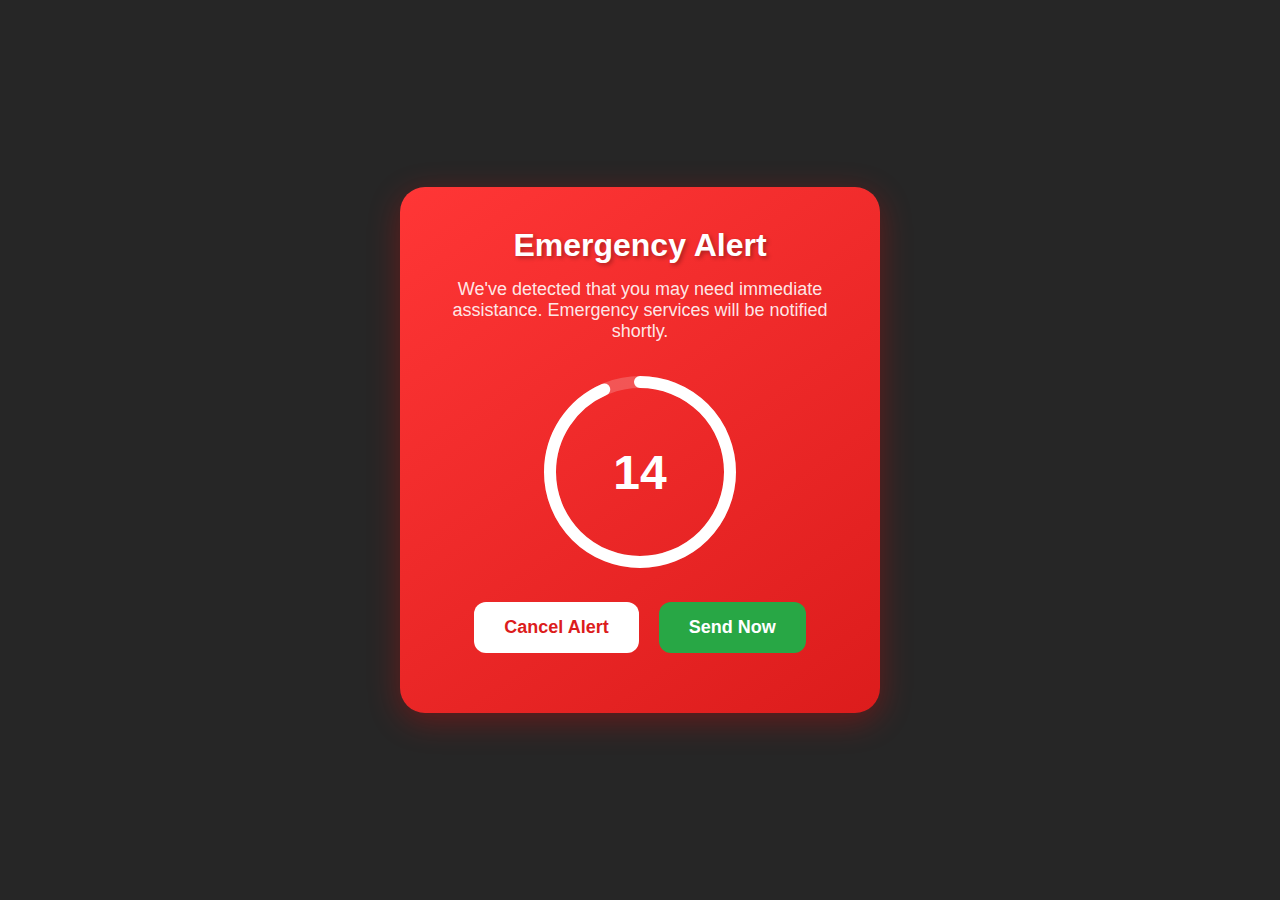
<file: templates/alert.html>
<!DOCTYPE html>
<html lang="en">
<head>
    <meta charset="UTF-8">
    <meta name="viewport" content="width=device-width, initial-scale=1.0">
    <title>Emergency Alert</title>
    <style>
        body {
            display: flex;
            justify-content: center;
            align-items: center;
            height: 100vh;
            margin: 0;
            background-color: rgba(0, 0, 0, 0.85);
            font-family: 'Arial', sans-serif;
            color: #fff;
        }

        .alert-container {
            background: linear-gradient(145deg, #ff3636, #dc1c1c);
            border-radius: 25px;
            box-shadow: 0 8px 32px rgba(255, 0, 0, 0.3);
            padding: 40px;
            width: 400px;
            text-align: center;
            animation: pulse 2s infinite;
        }

        @keyframes pulse {
            0% { transform: scale(1); }
            50% { transform: scale(1.02); }
            100% { transform: scale(1); }
        }

        .alert-header {
            margin-bottom: 25px;
        }

        .alert-title {
            font-size: 32px;
            font-weight: bold;
            margin: 0;
            color: #fff;
            text-shadow: 2px 2px 4px rgba(0, 0, 0, 0.3);
        }

        .alert-description {
            font-size: 18px;
            margin: 15px 0;
            color: rgba(255, 255, 255, 0.9);
        }

        .timer-container {
            position: relative;
            width: 200px;
            height: 200px;
            margin: 30px auto;
        }

        .timer-ring {
            transform: rotate(-90deg);
            transform-origin: center;
        }

        .timer-background {
            fill: none;
            stroke: rgba(255, 255, 255, 0.2);
            stroke-width: 12;
        }

        .timer-progress {
            fill: none;
            stroke: #fff;
            stroke-width: 12;
            stroke-linecap: round;
            transition: stroke-dashoffset 1s linear;
        }

        .timer-text {
            position: absolute;
            top: 50%;
            left: 50%;
            transform: translate(-50%, -50%);
            font-size: 48px;
            font-weight: bold;
            color: #fff;
        }

        .button-container {
            display: flex;
            gap: 20px;
            justify-content: center;
            margin-top: 30px;
        }

        .button {
            padding: 15px 30px;
            border: none;
            border-radius: 12px;
            font-size: 18px;
            font-weight: bold;
            cursor: pointer;
            transition: transform 0.2s, background-color 0.2s;
        }

        .button:hover {
            transform: translateY(-2px);
        }

        .cancel-button {
            background-color: #fff;
            color: #dc1c1c;
        }

        .send-button {
            background-color: #28a745;
            color: #fff;
        }

        .alert-status {
            margin-top: 20px;
            font-size: 16px;
            opacity: 0;
            transition: opacity 0.3s;
        }

        .alert-status.visible {
            opacity: 1;
        }
    </style>
</head>
<body>
    <div class="alert-container">
        <div class="alert-header">
            <h1 class="alert-title">Emergency Alert</h1>
            <p class="alert-description">We've detected that you may need immediate assistance. Emergency services will be notified shortly.</p>
        </div>

        <div class="timer-container">
            <svg class="timer-ring" width="200" height="200">
                <circle class="timer-background" cx="100" cy="100" r="90"/>
                <circle id="progressRing" class="timer-progress" cx="100" cy="100" r="90"/>
            </svg>
            <div class="timer-text" id="timer">15</div>
        </div>

        <div class="button-container">
            <button class="button cancel-button" onclick="cancelAlert()">Cancel Alert</button>
            <button class="button send-button" onclick="sendAlertNow()">Send Now</button>
        </div>

        <div id="alertStatus" class="alert-status"></div>
    </div>

    <script>
        let countdown = 15;
        const timerElement = document.getElementById('timer');
        const progressRing = document.getElementById('progressRing');
        const alertStatus = document.getElementById('alertStatus');
        let countdownInterval;
        let alertCanceled = false;

        // Calculate circle properties
        const radius = progressRing.r.baseVal.value;
        const circumference = 2 * Math.PI * radius;
        progressRing.style.strokeDasharray = circumference;
        progressRing.style.strokeDashoffset = 0;

        function updateTimer() {
            if (countdown > 0 && !alertCanceled) {
                countdown--;
                timerElement.textContent = countdown;
                
                // Update progress ring
                const progress = countdown / 15;
                const offset = circumference * (1 - progress);
                progressRing.style.strokeDashoffset = offset;

                if (countdown === 0) {
                    sendAlert();
                }
            }
        }

        function startCountdown() {
            countdownInterval = setInterval(updateTimer, 1000);
            updateTimer();
        }

        function showStatus(message, isError = false) {
            alertStatus.textContent = message;
            alertStatus.style.color = isError ? '#ff4444' : '#4caf50';
            alertStatus.classList.add('visible');
        }

        function cancelAlert() {
            alertCanceled = true;
            clearInterval(countdownInterval);
            
            fetch('/cancel_alert', { 
                method: 'POST',
                headers: {
                    'Content-Type': 'application/json'
                }
            })
            .then(response => response.json())
            .then(data => {
                showStatus('Alert cancelled. Returning to chat...');
                setTimeout(() => {
                    window.location.href = '/';
                }, 2000);
            })
            .catch(error => {
                showStatus('Error cancelling alert. Please try again.', true);
                console.error('Error:', error);
            });
        }

        function sendAlert() {
            if (!alertCanceled) {
                fetch('/confirm_alert', {
                    method: 'POST',
                    headers: {
                        'Content-Type': 'application/json'
                    }
                })
                .then(response => response.json())
                .then(data => {
                    showStatus('Emergency services have been notified.');
                    setTimeout(() => {
                        window.location.href = '/';
                    }, 3000);
                })
                .catch(error => {
                    showStatus('Error sending alert. Please try again.', true);
                    console.error('Error:', error);
                });
            }
        }

        function sendAlertNow() {
            clearInterval(countdownInterval);
            sendAlert();
        }

        // Start the countdown when page loads
        startCountdown();
    </script>
</body>
</html>
</file>
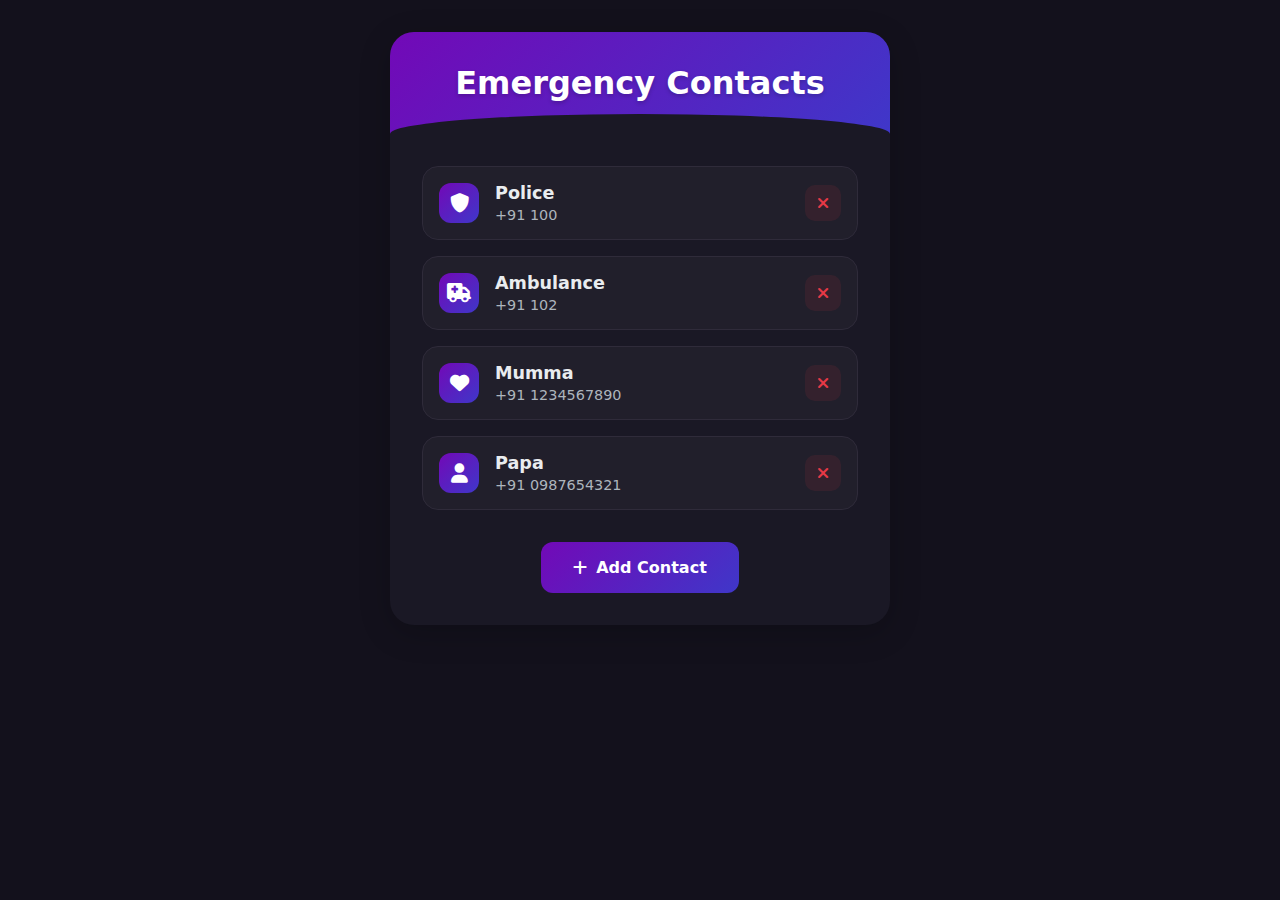
<file: templates/emergency.html>
<!DOCTYPE html>
<html lang="en">
<head>
    <meta charset="UTF-8">
    <meta name="viewport" content="width=device-width, initial-scale=1.0">
    <title>Emergency Contacts</title>
    <link href="https://cdnjs.cloudflare.com/ajax/libs/font-awesome/6.0.0/css/all.min.css" rel="stylesheet">
    <style>
        :root {
            --primary: #7209b7;
            --secondary: #3f37c9;
            --danger: #e63946;
            --success: #2ec4b6;
            --background: #13111C;
            --card-bg: #1a1825;
            --text: #e9ecef;
            --text-secondary: #adb5bd;
            --border: #2f2b3a;
        }

        * {
            margin: 0;
            padding: 0;
            box-sizing: border-box;
            font-family: 'Segoe UI', system-ui, -apple-system, sans-serif;
        }

        body {
            background: var(--background);
            color: var(--text);
            min-height: 100vh;
            display: flex;
            justify-content: center;
            align-items: flex-start;
            padding: 2rem 1rem;
        }

        .container {
            width: 100%;
            max-width: 500px;
            background: var(--card-bg);
            border-radius: 24px;
            box-shadow: 0 8px 32px rgba(0, 0, 0, 0.2);
            overflow: hidden;
        }

        .header {
            background: linear-gradient(135deg, var(--primary), var(--secondary));
            padding: 2rem;
            text-align: center;
            position: relative;
        }

        .header h1 {
            font-size: 2rem;
            font-weight: 700;
            margin: 0;
            color: white;
            text-shadow: 0 2px 4px rgba(0, 0, 0, 0.2);
        }

        .header::after {
            content: '';
            position: absolute;
            bottom: -20px;
            left: 0;
            right: 0;
            height: 40px;
            background: var(--card-bg);
            border-radius: 50% 50% 0 0;
        }

        .contacts-wrapper {
            padding: 2rem;
        }

        .contact {
            background: rgba(255, 255, 255, 0.03);
            border-radius: 16px;
            padding: 1rem;
            margin-bottom: 1rem;
            display: flex;
            justify-content: space-between;
            align-items: center;
            transition: all 0.3s ease;
            border: 1px solid var(--border);
        }

        .contact:hover {
            transform: translateY(-2px);
            background: rgba(255, 255, 255, 0.05);
            border-color: var(--primary);
        }

        .contact-info {
            display: flex;
            align-items: center;
            gap: 1rem;
        }

        .contact-icon {
            width: 40px;
            height: 40px;
            background: linear-gradient(135deg, var(--primary), var(--secondary));
            border-radius: 12px;
            display: flex;
            align-items: center;
            justify-content: center;
            font-size: 1.2rem;
            color: white;
        }

        .contact-details {
            display: flex;
            flex-direction: column;
            gap: 0.25rem;
        }

        .contact-name {
            font-weight: 600;
            font-size: 1.1rem;
        }

        .emergency-number {
            color: var(--text-secondary);
            font-size: 0.9rem;
        }

        .delete-button {
            width: 36px;
            height: 36px;
            border-radius: 10px;
            background: rgba(230, 57, 70, 0.1);
            color: var(--danger);
            display: flex;
            align-items: center;
            justify-content: center;
            cursor: pointer;
            transition: all 0.3s ease;
        }

        .delete-button:hover {
            background: rgba(230, 57, 70, 0.2);
            transform: rotate(90deg);
        }

        .add-contact {
            margin-top: 2rem;
            text-align: center;
        }

        .add-button {
            background: linear-gradient(135deg, var(--primary), var(--secondary));
            color: white;
            border: none;
            padding: 1rem 2rem;
            border-radius: 12px;
            font-size: 1rem;
            font-weight: 600;
            cursor: pointer;
            transition: all 0.3s ease;
            display: inline-flex;
            align-items: center;
            gap: 0.5rem;
        }

        .add-button:hover {
            transform: translateY(-2px);
            box-shadow: 0 4px 12px rgba(114, 9, 183, 0.3);
        }

        .input-form {
            display: none;
            margin-top: 1.5rem;
            animation: slideDown 0.4s ease;
        }

        .input-group {
            display: flex;
            gap: 1rem;
            margin-bottom: 1rem;
        }

        .input-field {
            flex: 1;
            background: rgba(255, 255, 255, 0.03);
            border: 1px solid var(--border);
            padding: 0.8rem 1rem;
            border-radius: 12px;
            color: var(--text);
            font-size: 1rem;
            transition: all 0.3s ease;
        }

        .input-field:focus {
            outline: none;
            border-color: var(--primary);
            background: rgba(255, 255, 255, 0.05);
        }

        .save-button {
            background: var(--success);
            color: white;
            border: none;
            padding: 0.8rem 2rem;
            border-radius: 12px;
            font-size: 1rem;
            font-weight: 600;
            cursor: pointer;
            transition: all 0.3s ease;
            width: 100%;
        }

        .save-button:hover {
            background: #25a898;
            transform: translateY(-2px);
        }

        @keyframes slideDown {
            from {
                opacity: 0;
                transform: translateY(-20px);
            }
            to {
                opacity: 1;
                transform: translateY(0);
            }
        }

        @media (max-width: 480px) {
            .input-group {
                flex-direction: column;
            }
        }
    </style>
</head>
<body>
    <div class="container">
        <div class="header">
            <h1>Emergency Contacts</h1>
        </div>
        
        <div class="contacts-wrapper">
            <div id="contact-list">
                <div class="contact">
                    <div class="contact-info">
                        <div class="contact-icon">
                            <i class="fas fa-shield-alt"></i>
                        </div>
                        <div class="contact-details">
                            <span class="contact-name">Police</span>
                            <span class="emergency-number">+91 100</span>
                        </div>
                    </div>
                    <div class="delete-button" onclick="deleteContact(this)">
                        <i class="fas fa-times"></i>
                    </div>
                </div>

                <div class="contact">
                    <div class="contact-info">
                        <div class="contact-icon">
                            <i class="fas fa-ambulance"></i>
                        </div>
                        <div class="contact-details">
                            <span class="contact-name">Ambulance</span>
                            <span class="emergency-number">+91 102</span>
                        </div>
                    </div>
                    <div class="delete-button" onclick="deleteContact(this)">
                        <i class="fas fa-times"></i>
                    </div>
                </div>

                <div class="contact">
                    <div class="contact-info">
                        <div class="contact-icon">
                            <i class="fas fa-heart"></i>
                        </div>
                        <div class="contact-details">
                            <span class="contact-name">Mumma</span>
                            <span class="emergency-number">+91 1234567890</span>
                        </div>
                    </div>
                    <div class="delete-button" onclick="deleteContact(this)">
                        <i class="fas fa-times"></i>
                    </div>
                </div>

                <div class="contact">
                    <div class="contact-info">
                        <div class="contact-icon">
                            <i class="fas fa-user"></i>
                        </div>
                        <div class="contact-details">
                            <span class="contact-name">Papa</span>
                            <span class="emergency-number">+91 0987654321</span>
                        </div>
                    </div>
                    <div class="delete-button" onclick="deleteContact(this)">
                        <i class="fas fa-times"></i>
                    </div>
                </div>
            </div>

            <div class="add-contact">
                <button class="add-button" onclick="toggleInputForm()">
                    <i class="fas fa-plus"></i>
                    Add Contact
                </button>
            </div>

            <div class="input-form" id="input-form">
                <div class="input-group">
                    <input type="text" id="name" class="input-field" placeholder="Contact Name" required>
                    <input type="text" id="number" class="input-field" placeholder="Phone Number" required>
                </div>
                <button class="save-button" onclick="addContact()">Save Contact</button>
            </div>
        </div>
    </div>

    <script>
        function toggleInputForm() {
            const form = document.getElementById('input-form');
            form.style.display = form.style.display === 'none' || form.style.display === '' ? 'block' : 'none';
        }

        function addContact() {
            const nameInput = document.getElementById('name');
            const numberInput = document.getElementById('number');
            const contactList = document.getElementById('contact-list');

            if (nameInput.value && numberInput.value) {
                const contactDiv = document.createElement('div');
                contactDiv.className = 'contact';
                contactDiv.innerHTML = `
                    <div class="contact-info">
                        <div class="contact-icon">
                            <i class="fas fa-user"></i>
                        </div>
                        <div class="contact-details">
                            <span class="contact-name">${nameInput.value}</span>
                            <span class="emergency-number">${numberInput.value}</span>
                        </div>
                    </div>
                    <div class="delete-button" onclick="deleteContact(this)">
                        <i class="fas fa-times"></i>
                    </div>
                `;
                contactList.appendChild(contactDiv);
                nameInput.value = '';
                numberInput.value = '';
                toggleInputForm();
            } else {
                alert("Please fill in both fields.");
            }
        }

        function deleteContact(element) {
            const contactDiv = element.closest('.contact');
            contactDiv.style.opacity = '0';
            contactDiv.style.transform = 'scale(0.9)';
            setTimeout(() => contactDiv.remove(), 300);
        }
    </script>
</body>
</html>
</file>
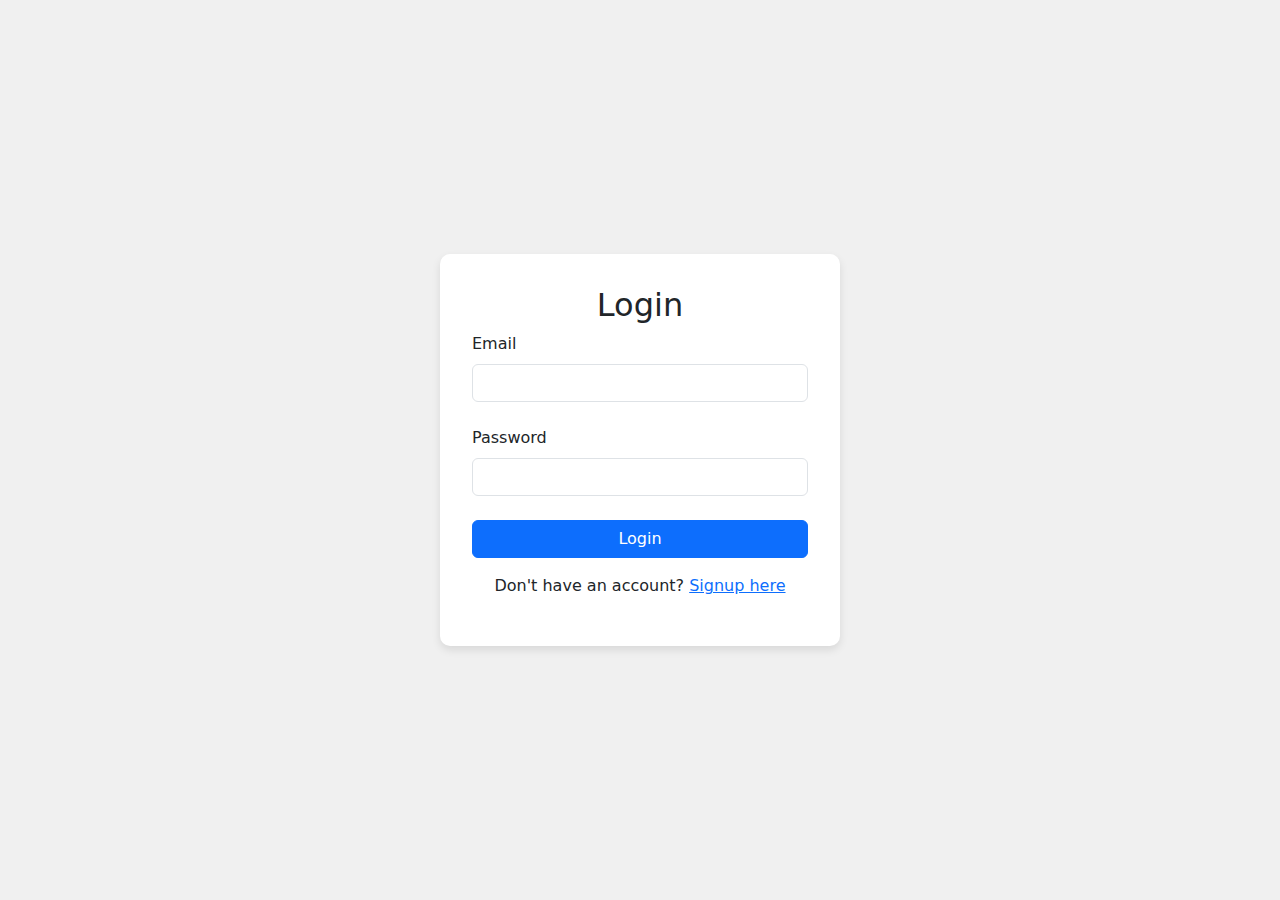
<file: templates/login.html>
<!DOCTYPE html>
<html lang="en">
<head>
    <meta charset="UTF-8">
    <meta name="viewport" content="width=device-width, initial-scale=1.0">
    <title>Login Page</title>
    <link rel="stylesheet" href="https://cdnjs.cloudflare.com/ajax/libs/bootstrap/5.1.3/css/bootstrap.min.css">
    <style>
        body {
            background-color: #f0f0f0;
            display: flex;
            justify-content: center;
            align-items: center;
            height: 100vh;
        }
        .login-container {
            background-color: white;
            padding: 2rem;
            border-radius: 10px;
            box-shadow: 0 4px 8px rgba(0, 0, 0, 0.1);
            width: 100%;
            max-width: 400px;
        }
        .form-control {
            margin-bottom: 1.5rem;
        }
        .btn {
            width: 100%;
        }
    </style>
</head>
<body>
    <div class="login-container">
        <h2 class="text-center">Login</h2>
        <form action="/login" method="POST">
            <div class="mb-3">
                <label for="email" class="form-label">Email</label>
                <input type="email" class="form-control" id="email" name="email" required>
            </div>
            <div class="mb-3">
                <label for="password" class="form-label">Password</label>
                <input type="password" class="form-control" id="password" name="password" required>
            </div>
            <button type="submit" class="btn btn-primary">Login</button>
        </form>
        <p class="text-center mt-3">Don't have an account? <a href="/signup">Signup here</a></p>
    </div>
</body>
</html>
</file>
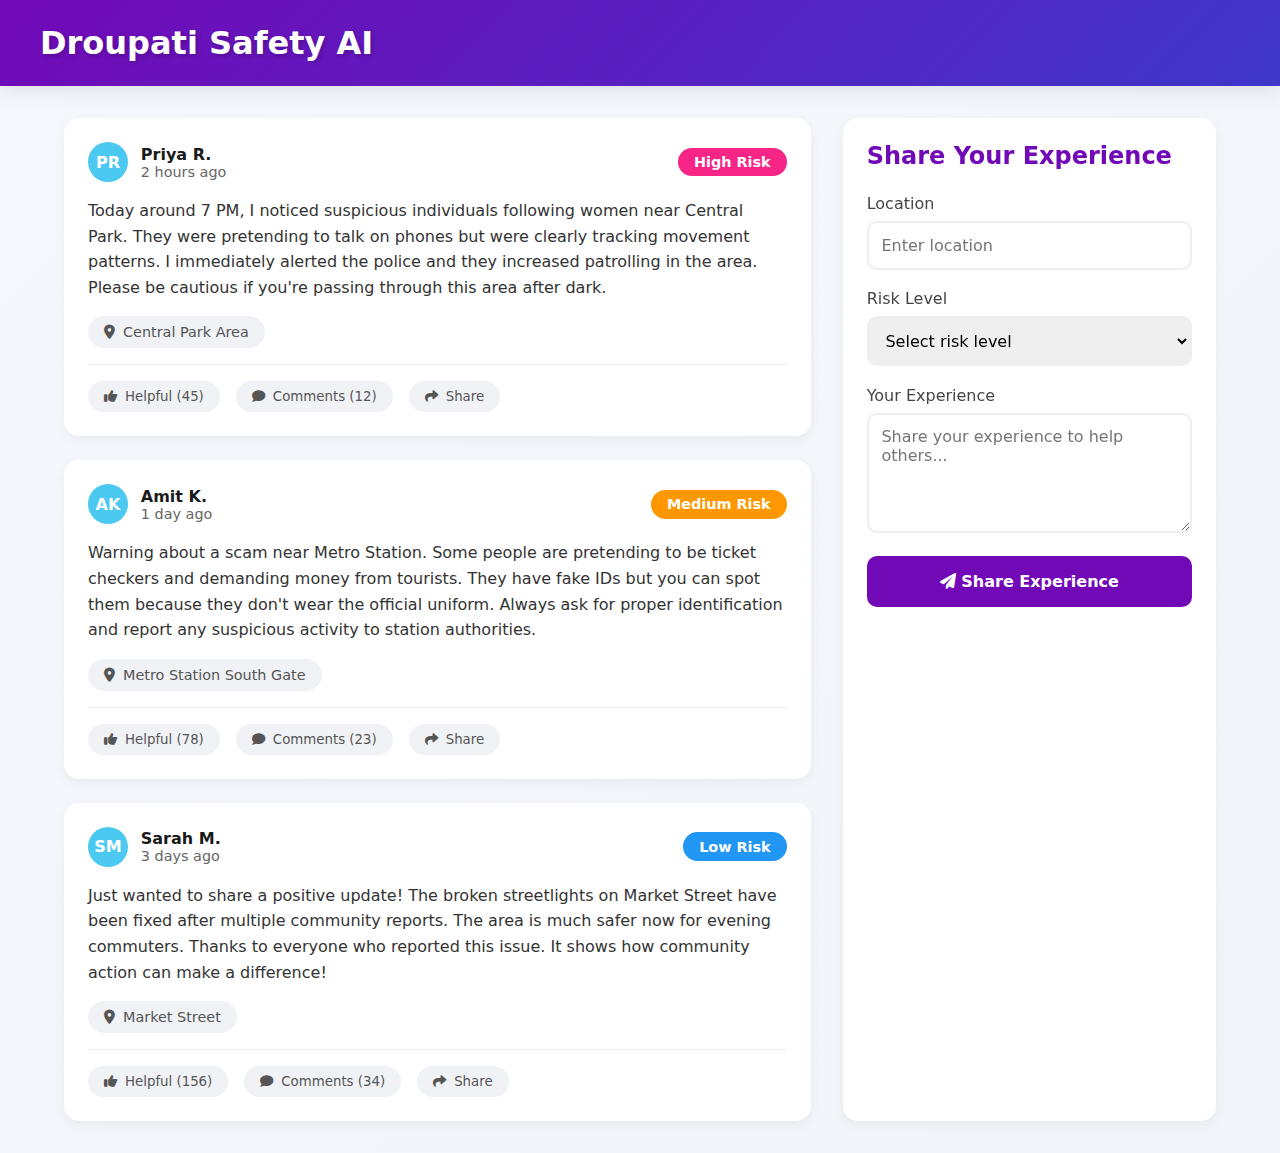
<file: templates/news.html>
<!DOCTYPE html>
<html lang="en">
<head>
    <meta charset="UTF-8">
    <meta name="viewport" content="width=device-width, initial-scale=1.0">
    <title>Community Experiences - Droupati Safety AI</title>
    <link href="https://cdnjs.cloudflare.com/ajax/libs/font-awesome/6.0.0/css/all.min.css" rel="stylesheet">
    <style>
        :root {
            --primary: #7209b7;
            --secondary: #3f37c9;
            --accent: #4cc9f0;
            --danger: #f72585;
            --light: #f8f9fa;
            --dark: #1a1a1a;
            --success: #4caf50;
            --warning: #ff9800;
            --info: #2196f3;
        }

        * {
            margin: 0;
            padding: 0;
            box-sizing: border-box;
            font-family: 'Segoe UI', system-ui, sans-serif;
        }

        body {
            background: linear-gradient(135deg, #f6f8fd 0%, #f1f4f9 100%);
            min-height: 100vh;
            padding-bottom: 2rem;
        }

        .header {
            background: linear-gradient(135deg, var(--primary), var(--secondary));
            padding: 1.5rem;
            box-shadow: 0 4px 20px rgba(0, 0, 0, 0.1);
            margin-bottom: 2rem;
        }

        .header-content {
            max-width: 1200px;
            margin: 0 auto;
            display: flex;
            justify-content: space-between;
            align-items: center;
        }

        .logo {
            color: white;
            font-size: 2rem;
            font-weight: 700;
            text-decoration: none;
            text-shadow: 2px 2px 4px rgba(0, 0, 0, 0.2);
        }

        .main-content {
            max-width: 1200px;
            margin: 0 auto;
            padding: 0 1.5rem;
            display: grid;
            grid-template-columns: 2fr 1fr;
            gap: 2rem;
        }

        .experiences-feed {
            display: flex;
            flex-direction: column;
            gap: 1.5rem;
        }

        .experience-card {
            background: white;
            border-radius: 15px;
            padding: 1.5rem;
            box-shadow: 0 4px 12px rgba(0, 0, 0, 0.05);
            transition: transform 0.3s ease;
        }

        .experience-card:hover {
            transform: translateY(-2px);
        }

        .experience-header {
            display: flex;
            justify-content: space-between;
            align-items: center;
            margin-bottom: 1rem;
        }

        .user-info {
            display: flex;
            align-items: center;
            gap: 0.8rem;
        }

        .user-avatar {
            width: 40px;
            height: 40px;
            border-radius: 50%;
            background: var(--accent);
            display: flex;
            align-items: center;
            justify-content: center;
            color: white;
            font-weight: bold;
        }

        .user-details {
            display: flex;
            flex-direction: column;
        }

        .username {
            font-weight: 600;
            color: var(--dark);
        }

        .post-time {
            font-size: 0.9rem;
            color: #666;
        }

        .severity-badge {
            padding: 0.4rem 1rem;
            border-radius: 20px;
            font-size: 0.9rem;
            font-weight: 600;
        }

        .severity-high {
            background: var(--danger);
            color: white;
        }

        .severity-medium {
            background: var(--warning);
            color: white;
        }

        .severity-low {
            background: var(--info);
            color: white;
        }

        .experience-content {
            margin: 1rem 0;
            line-height: 1.6;
            color: #333;
        }

        .location-tag {
            display: inline-flex;
            align-items: center;
            gap: 0.5rem;
            background: #f0f2f5;
            padding: 0.5rem 1rem;
            border-radius: 20px;
            font-size: 0.9rem;
            color: #555;
        }

        .submit-experience {
            background: white;
            border-radius: 15px;
            padding: 1.5rem;
            box-shadow: 0 4px 12px rgba(0, 0, 0, 0.05);
            position: sticky;
            top: 2rem;
        }

        .form-title {
            color: var(--primary);
            margin-bottom: 1.5rem;
            font-size: 1.5rem;
        }

        .form-group {
            margin-bottom: 1.2rem;
        }

        .form-label {
            display: block;
            margin-bottom: 0.5rem;
            color: #444;
            font-weight: 500;
        }

        .form-input {
            width: 100%;
            padding: 0.8rem;
            border: 2px solid #eee;
            border-radius: 10px;
            font-size: 1rem;
            transition: all 0.3s ease;
        }

        .form-input:focus {
            border-color: var(--primary);
            outline: none;
        }

        .form-textarea {
            min-height: 120px;
            resize: vertical;
        }

        .submit-btn {
            background: var(--primary);
            color: white;
            padding: 1rem;
            border: none;
            border-radius: 10px;
            width: 100%;
            font-size: 1rem;
            font-weight: 600;
            cursor: pointer;
            transition: all 0.3s ease;
        }

        .submit-btn:hover {
            background: var(--secondary);
            transform: translateY(-2px);
        }

        .interactions {
            display: flex;
            gap: 1rem;
            margin-top: 1rem;
            padding-top: 1rem;
            border-top: 1px solid #eee;
        }

        .interaction-btn {
            display: flex;
            align-items: center;
            gap: 0.5rem;
            padding: 0.5rem 1rem;
            border: none;
            background: #f0f2f5;
            border-radius: 20px;
            cursor: pointer;
            transition: all 0.3s ease;
            color: #555;
        }

        .interaction-btn:hover {
            background: #e4e6e9;
            color: var(--primary);
        }

        @media (max-width: 768px) {
            .main-content {
                grid-template-columns: 1fr;
            }

            .header-content {
                flex-direction: column;
                gap: 1rem;
                text-align: center;
            }
        }
    </style>
</head>
<body>
    <header class="header">
        <div class="header-content">
            <a href="index.html" class="logo">Droupati Safety AI</a>
        </div>
    </header>

    <main class="main-content">
        <div class="experiences-feed">
            <!-- Experience Card 1 -->
            <div class="experience-card">
                <div class="experience-header">
                    <div class="user-info">
                        <div class="user-avatar">PR</div>
                        <div class="user-details">
                            <span class="username">Priya R.</span>
                            <span class="post-time">2 hours ago</span>
                        </div>
                    </div>
                    <span class="severity-badge severity-high">High Risk</span>
                </div>
                <div class="experience-content">
                    <p>Today around 7 PM, I noticed suspicious individuals following women near Central Park. They were pretending to talk on phones but were clearly tracking movement patterns. I immediately alerted the police and they increased patrolling in the area. Please be cautious if you're passing through this area after dark.</p>
                </div>
                <div class="location-tag">
                    <i class="fas fa-map-marker-alt"></i>
                    Central Park Area
                </div>
                <div class="interactions">
                    <button class="interaction-btn">
                        <i class="fas fa-thumbs-up"></i>
                        Helpful (45)
                    </button>
                    <button class="interaction-btn">
                        <i class="fas fa-comment"></i>
                        Comments (12)
                    </button>
                    <button class="interaction-btn">
                        <i class="fas fa-share"></i>
                        Share
                    </button>
                </div>
            </div>

            <!-- Experience Card 2 -->
            <div class="experience-card">
                <div class="experience-header">
                    <div class="user-info">
                        <div class="user-avatar">AK</div>
                        <div class="user-details">
                            <span class="username">Amit K.</span>
                            <span class="post-time">1 day ago</span>
                        </div>
                    </div>
                    <span class="severity-badge severity-medium">Medium Risk</span>
                </div>
                <div class="experience-content">
                    <p>Warning about a scam near Metro Station. Some people are pretending to be ticket checkers and demanding money from tourists. They have fake IDs but you can spot them because they don't wear the official uniform. Always ask for proper identification and report any suspicious activity to station authorities.</p>
                </div>
                <div class="location-tag">
                    <i class="fas fa-map-marker-alt"></i>
                    Metro Station South Gate
                </div>
                <div class="interactions">
                    <button class="interaction-btn">
                        <i class="fas fa-thumbs-up"></i>
                        Helpful (78)
                    </button>
                    <button class="interaction-btn">
                        <i class="fas fa-comment"></i>
                        Comments (23)
                    </button>
                    <button class="interaction-btn">
                        <i class="fas fa-share"></i>
                        Share
                    </button>
                </div>
            </div>

            <!-- Experience Card 3 -->
            <div class="experience-card">
                <div class="experience-header">
                    <div class="user-info">
                        <div class="user-avatar">SM</div>
                        <div class="user-details">
                            <span class="username">Sarah M.</span>
                            <span class="post-time">3 days ago</span>
                        </div>
                    </div>
                    <span class="severity-badge severity-low">Low Risk</span>
                </div>
                <div class="experience-content">
                    <p>Just wanted to share a positive update! The broken streetlights on Market Street have been fixed after multiple community reports. The area is much safer now for evening commuters. Thanks to everyone who reported this issue. It shows how community action can make a difference!</p>
                </div>
                <div class="location-tag">
                    <i class="fas fa-map-marker-alt"></i>
                    Market Street
                </div>
                <div class="interactions">
                    <button class="interaction-btn">
                        <i class="fas fa-thumbs-up"></i>
                        Helpful (156)
                    </button>
                    <button class="interaction-btn">
                        <i class="fas fa-comment"></i>
                        Comments (34)
                    </button>
                    <button class="interaction-btn">
                        <i class="fas fa-share"></i>
                        Share
                    </button>
                </div>
            </div>
        </div>

        <div class="submit-experience">
            <h2 class="form-title">Share Your Experience</h2>
            <form id="experienceForm">
                <div class="form-group">
                    <label class="form-label">Location</label>
                    <input type="text" class="form-input" placeholder="Enter location" required>
                </div>
                <div class="form-group">
                    <label class="form-label">Risk Level</label>
                    <select class="form-input" required>
                        <option value="">Select risk level</option>
                        <option value="high">High Risk</option>
                        <option value="medium">Medium Risk</option>
                        <option value="low">Low Risk</option>
                    </select>
                </div>
                <div class="form-group">
                    <label class="form-label">Your Experience</label>
                    <textarea class="form-input form-textarea" placeholder="Share your experience to help others..." required></textarea>
                </div>
                <button type="submit" class="submit-btn">
                    <i class="fas fa-paper-plane"></i>
                    Share Experience
                </button>
            </form>
        </div>
    </main>

    <script>
        // Form submission handling
        document.getElementById('experienceForm').addEventListener('submit', function(e) {
            e.preventDefault();
            alert('Thank you for sharing your experience! It will be reviewed and posted shortly.');
            this.reset();
        });

        // Interaction buttons functionality
        document.querySelectorAll('.interaction-btn').forEach(button => {
            button.addEventListener('click', function() {
                if (this.querySelector('.fa-thumbs-up')) {
                    const currentCount = parseInt(this.textContent.match(/\d+/)[0]);
                    this.innerHTML = <i class="fas fa-thumbs-up"></i> Helpful (${currentCount + 1});
                }
            });
        });
    </script>
</body>
</html>
</file>
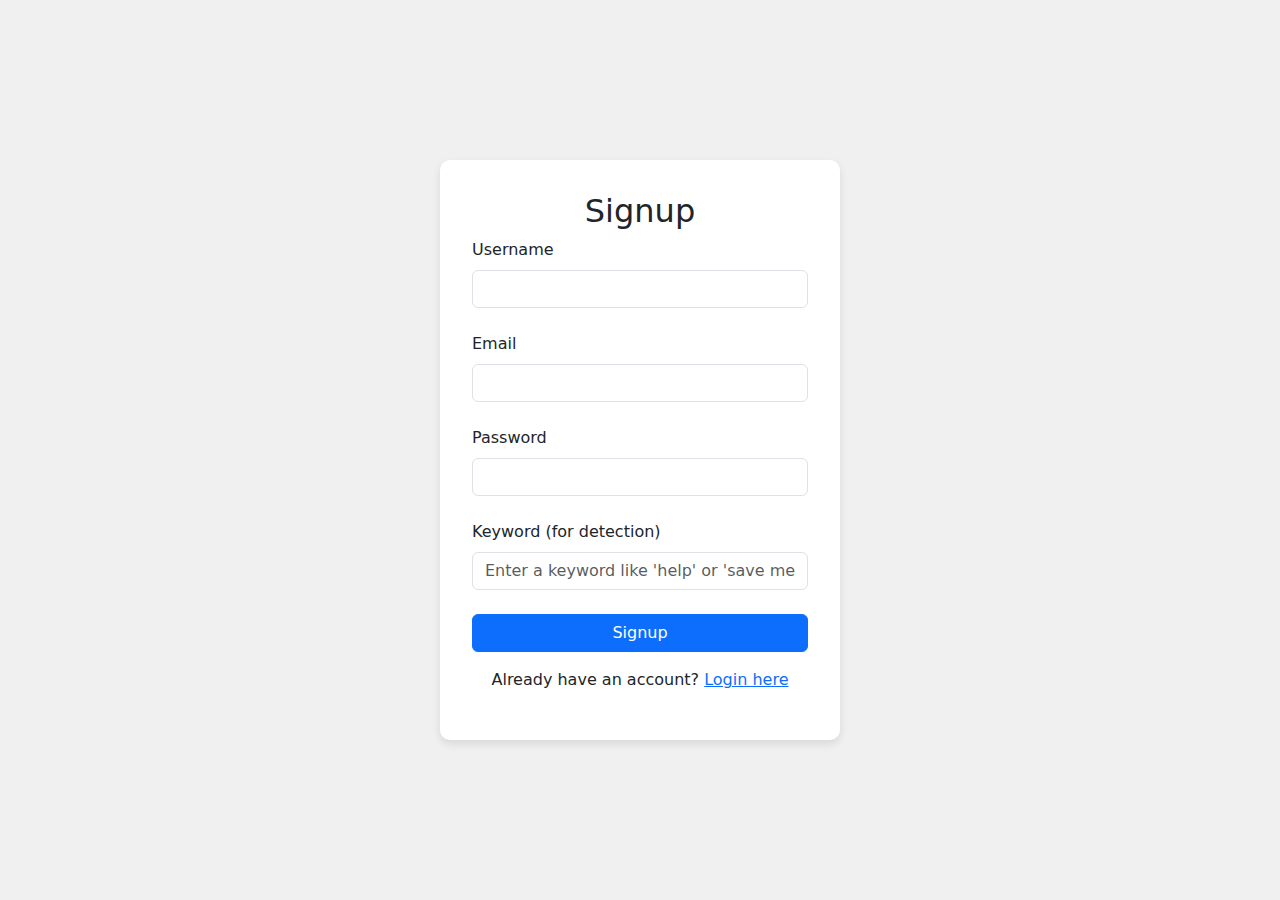
<file: templates/signup.html>
<!DOCTYPE html>
<html lang="en">
<head>
    <meta charset="UTF-8">
    <meta name="viewport" content="width=device-width, initial-scale=1.0">
    <title>Signup Page</title>
    <link rel="stylesheet" href="https://cdnjs.cloudflare.com/ajax/libs/bootstrap/5.1.3/css/bootstrap.min.css">
    <style>
        body {
            background-color: #f0f0f0;
            display: flex;
            justify-content: center;
            align-items: center;
            height: 100vh;
        }
        .signup-container {
            background-color: white;
            padding: 2rem;
            border-radius: 10px;
            box-shadow: 0 4px 8px rgba(0, 0, 0, 0.1);
            width: 100%;
            max-width: 400px;
        }
        .form-control {
            margin-bottom: 1.5rem;
        }
        .btn {
            width: 100%;
        }
    </style>
</head>
<body>
    <div class="signup-container">
        <h2 class="text-center">Signup</h2>
        <form action="/signup" method="POST">
            <div class="mb-3">
                <label for="username" class="form-label">Username</label>
                <input type="text" class="form-control" id="username" name="username" required>
            </div>
            <div class="mb-3">
                <label for="email" class="form-label">Email</label>
                <input type="email" class="form-control" id="email" name="email" required>
            </div>
            <div class="mb-3">
                <label for="password" class="form-label">Password</label>
                <input type="password" class="form-control" id="password" name="password" required>
            </div>
            <div class="mb-3">
                <label for="keyword" class="form-label">Keyword (for detection)</label>
                <input type="text" class="form-control" id="keyword" name="keyword" required placeholder="Enter a keyword like 'help' or 'save me'">
            </div>
            <button type="submit" class="btn btn-primary">Signup</button>
        </form>
        <p class="text-center mt-3">Already have an account? <a href="/login">Login here</a></p>
    </div>
</body>
</html>
</file>
